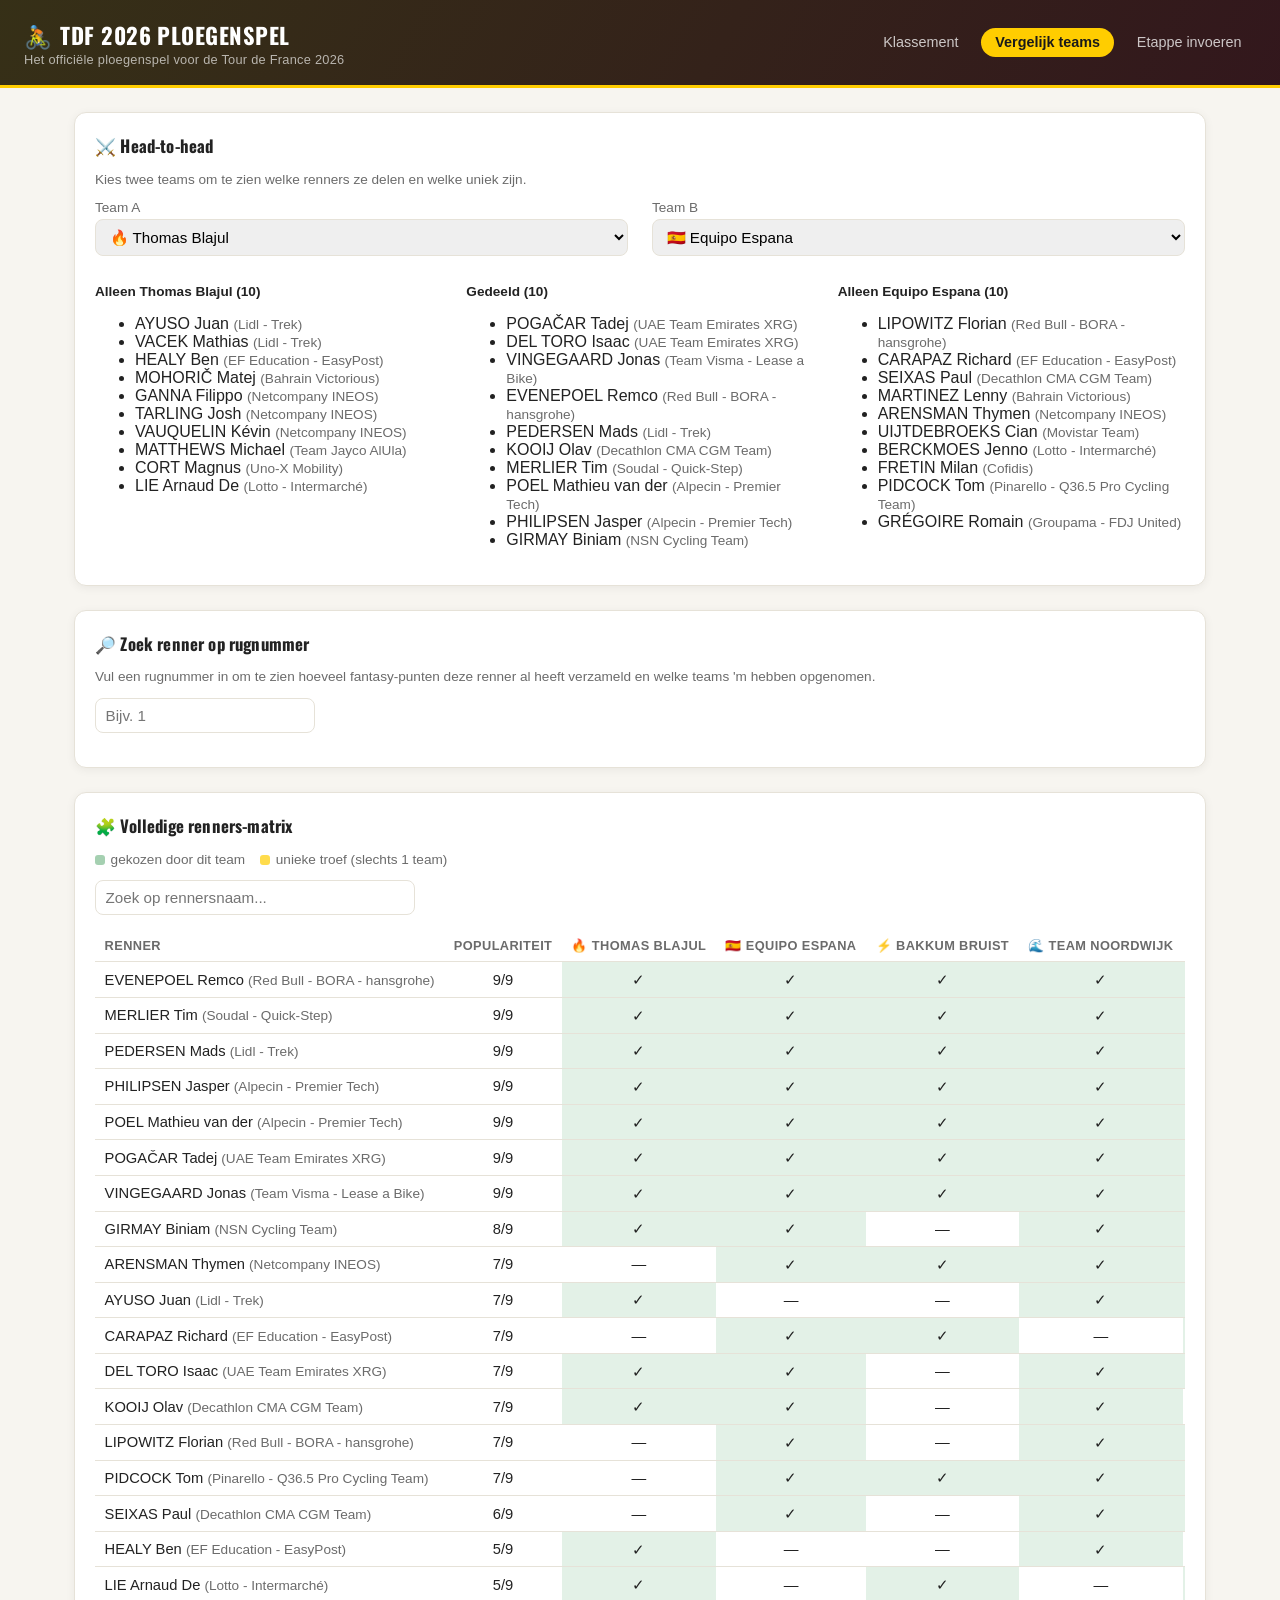
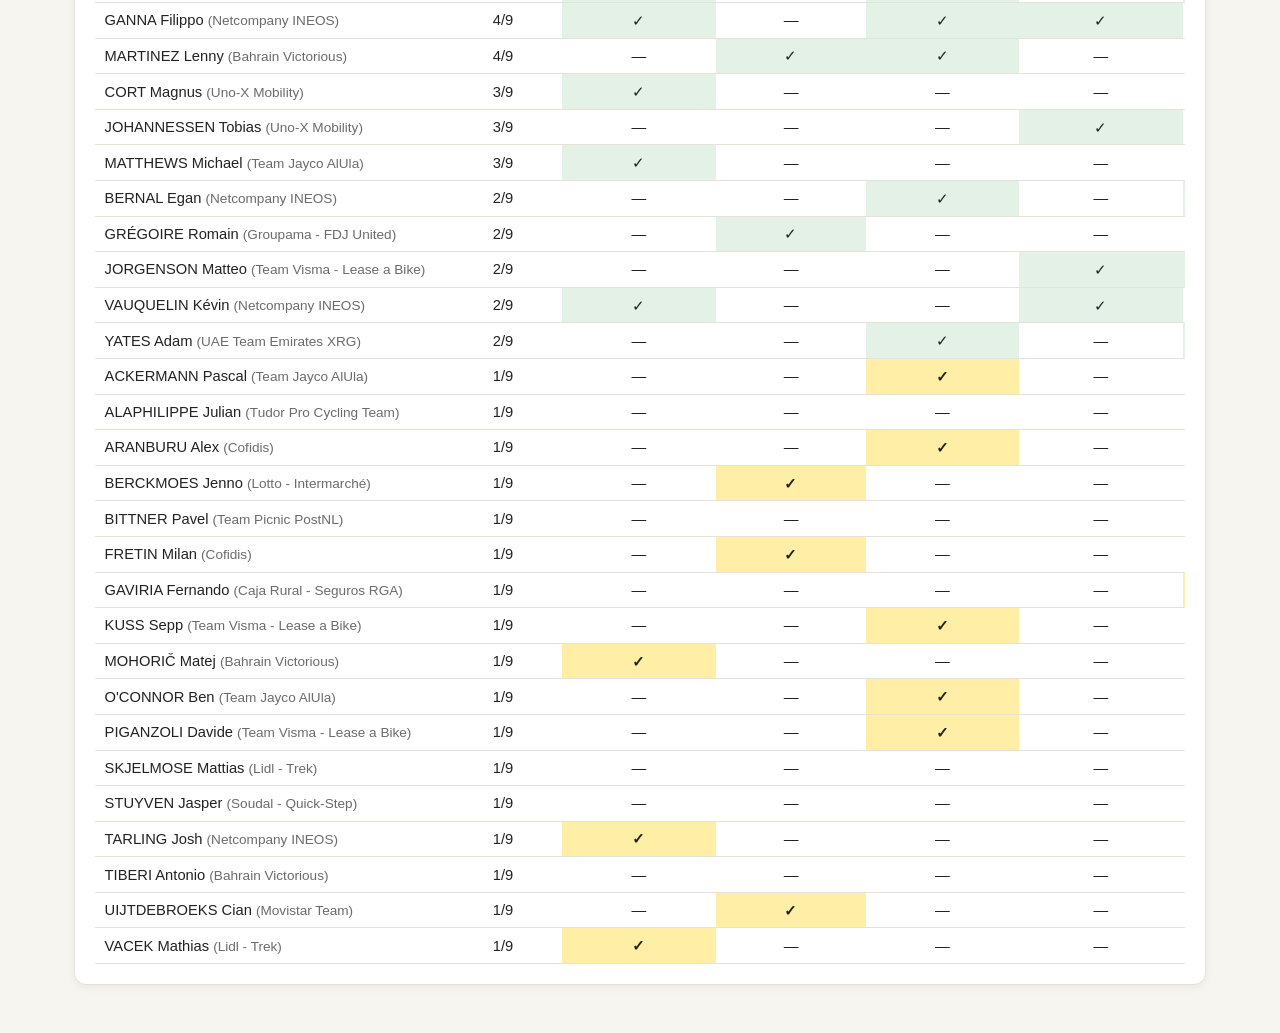
<file: compare.html>
<!doctype html>
<html lang="nl">
<head>
<meta charset="utf-8">
<meta name="viewport" content="width=device-width, initial-scale=1">
<title>Vergelijk teams — TDF 2026 Ploegenspel</title>
<link rel="stylesheet" href="css/style.css">
</head>
<body>
<header class="top-bar">
  <div class="brand">
    <h1><span class="flag">🚴</span> TDF 2026 Ploegenspel</h1>
    <p class="tagline">Het officiële ploegenspel voor de Tour de France 2026</p>
  </div>
  <nav class="tabs">
    <a href="index.html">Klassement</a>
    <a href="compare.html" class="active">Vergelijk teams</a>
    <a href="entry.html">Etappe invoeren</a>
  </nav>
</header>

<main>
  <div class="card">
    <h2>⚔️ Head-to-head</h2>
    <p class="small muted">Kies twee teams om te zien welke renners ze delen en welke uniek zijn.</p>
    <div class="grid cols-2">
      <div class="form-row">
        <label for="teamA">Team A</label>
        <select id="teamA"></select>
      </div>
      <div class="form-row">
        <label for="teamB">Team B</label>
        <select id="teamB"></select>
      </div>
    </div>
    <div class="grid cols-3" id="h2hResult"></div>
  </div>

  <div class="card">
    <h2>🔎 Zoek renner op rugnummer</h2>
    <p class="small muted">Vul een rugnummer in om te zien hoeveel fantasy-punten deze renner al heeft verzameld en welke teams 'm hebben opgenomen.</p>
    <div class="form-row" style="max-width:220px">
      <input type="number" id="bibSearch" placeholder="Bijv. 1" min="1">
    </div>
    <div id="bibResult"></div>
  </div>

  <div class="card">
    <h2>🧩 Volledige renners-matrix</h2>
    <p class="small muted">
      <span class="legend-swatch" style="background:rgba(30,138,60,0.4)"></span>gekozen door dit team &nbsp;&nbsp;
      <span class="legend-swatch" style="background:rgba(255,205,0,0.7)"></span>unieke troef (slechts 1 team)
    </p>
    <div class="form-row" style="max-width:320px">
      <input type="text" id="riderSearch" placeholder="Zoek op rennersnaam...">
    </div>
    <div class="matrix-wrap">
      <table class="matrix" id="matrixTable"></table>
    </div>
  </div>
</main>

<script src="js/scoring.js"></script>
<script src="js/compare.js"></script>
</body>
</html>
</file>
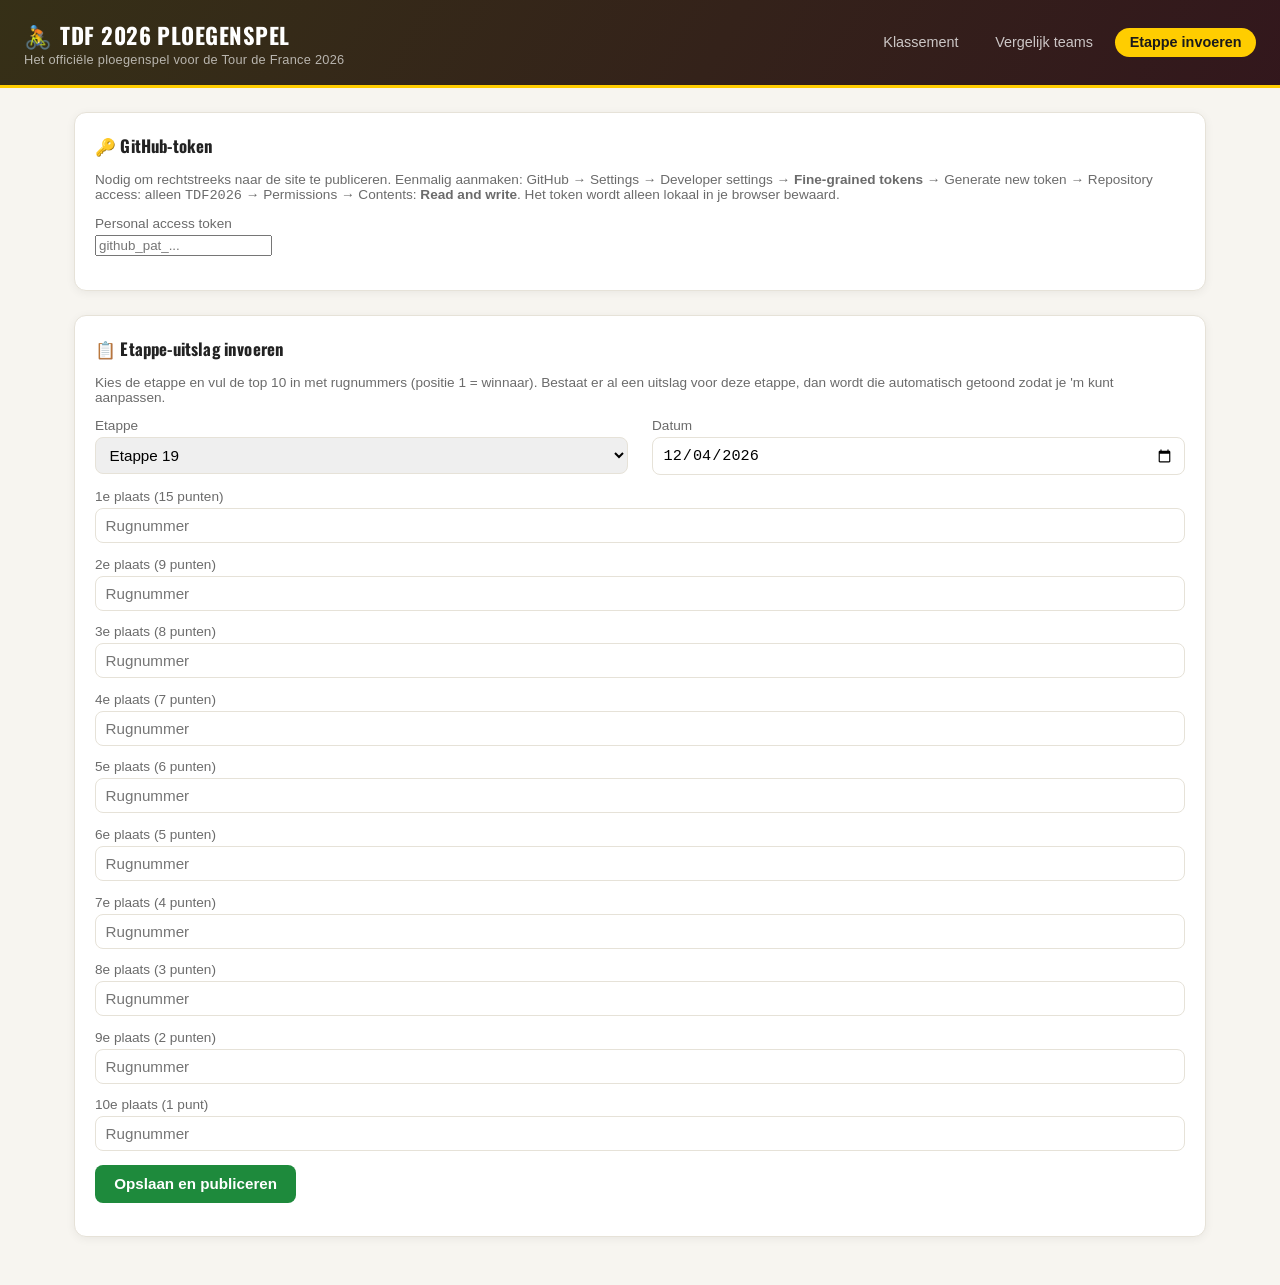
<file: entry.html>
<!doctype html>
<html lang="nl">
<head>
<meta charset="utf-8">
<meta name="viewport" content="width=device-width, initial-scale=1">
<title>Etappe invoeren — TDF 2026</title>
<link rel="stylesheet" href="css/style.css">
</head>
<body>
<header class="top-bar">
  <div class="brand">
    <h1><span class="flag">🚴</span> TDF 2026 Ploegenspel</h1>
    <p class="tagline">Het officiële ploegenspel voor de Tour de France 2026</p>
  </div>
  <nav class="tabs">
    <a href="index.html">Klassement</a>
    <a href="compare.html">Vergelijk teams</a>
    <a href="entry.html" class="active">Etappe invoeren</a>
  </nav>
</header>

<main>
  <div class="card">
    <h2>🔑 GitHub-token</h2>
    <p class="small muted">
      Nodig om rechtstreeks naar de site te publiceren. Eenmalig aanmaken:
      GitHub → Settings → Developer settings → <strong>Fine-grained tokens</strong> → Generate new token →
      Repository access: alleen <code>TDF2026</code> → Permissions → Contents: <strong>Read and write</strong>.
      Het token wordt alleen lokaal in je browser bewaard.
    </p>
    <div class="form-row">
      <label for="ghToken">Personal access token</label>
      <input type="password" id="ghToken" placeholder="github_pat_...">
    </div>
  </div>

  <div class="card">
    <h2>📋 Etappe-uitslag invoeren</h2>
    <p class="muted small">Kies de etappe en vul de top 10 in met rugnummers (positie 1 = winnaar). Bestaat er al een uitslag voor deze etappe, dan wordt die automatisch getoond zodat je 'm kunt aanpassen.</p>

    <div class="grid cols-2">
      <div class="form-row">
        <label for="stageNum">Etappe</label>
        <select id="stageNum"></select>
      </div>
      <div class="form-row">
        <label for="stageDate">Datum</label>
        <input type="date" id="stageDate">
      </div>
    </div>

    <div id="positions"></div>

    <div class="form-row">
      <button class="primary" id="saveBtn">Opslaan en publiceren</button>
    </div>

    <div id="status"></div>
    <div id="preview"></div>
  </div>

  <div class="card" id="fallbackCard" style="display:none">
    <h2>💾 Alternatief: handmatig opslaan</h2>
    <p class="small muted">Publiceren via token is niet gelukt. Download het bestand hieronder en plaats het zelf als <code>data/results.json</code> in de repo.</p>
    <button class="primary" id="downloadBtn">Download results.json</button>
    <textarea class="output" id="jsonOutput" readonly></textarea>
  </div>
</main>

<script src="js/scoring.js"></script>
<script src="js/entry.js"></script>
</body>
</html>
</file>
<file: css/style.css>
@import url('https://fonts.googleapis.com/css2?family=Oswald:wght@500;600;700&display=swap');

:root {
  --tdf-yellow: #FFCD00;
  --tdf-green: #1E8A3C;
  --tdf-red: #E4032E;
  --tdf-dark: #1a1a1a;
  --bg: #f7f5f0;
  --card-bg: #ffffff;
  --border: #e6e2d8;
  --text: #222222;
  --text-muted: #6b6b6b;
  --radius: 12px;
  --shadow: 0 2px 10px rgba(0,0,0,0.06);
}

* { box-sizing: border-box; }

body {
  margin: 0;
  font-family: -apple-system, BlinkMacSystemFont, "Segoe UI", Roboto, Helvetica, Arial, sans-serif;
  background: var(--bg);
  color: var(--text);
}

header.top-bar {
  background:
    linear-gradient(120deg, rgba(255,205,0,0.12), rgba(228,3,46,0.12)),
    var(--tdf-dark);
  color: white;
  padding: 1.1rem 1.5rem;
  display: flex;
  align-items: center;
  justify-content: space-between;
  flex-wrap: wrap;
  gap: 0.75rem;
  border-bottom: 3px solid var(--tdf-yellow);
}

header.top-bar .brand {
  display: flex;
  flex-direction: column;
  gap: 0.1rem;
}

header.top-bar h1 {
  margin: 0;
  font-family: 'Oswald', -apple-system, BlinkMacSystemFont, sans-serif;
  font-weight: 700;
  letter-spacing: 0.02em;
  text-transform: uppercase;
  font-size: 1.4rem;
  display: flex;
  align-items: center;
  gap: 0.5rem;
}

header.top-bar h1 .flag { color: var(--tdf-yellow); }

header.top-bar .tagline {
  margin: 0;
  font-size: 0.8rem;
  color: rgba(255,255,255,0.65);
  letter-spacing: 0.02em;
}

h2 {
  font-family: 'Oswald', -apple-system, BlinkMacSystemFont, sans-serif;
  letter-spacing: 0.01em;
}

nav.tabs {
  display: flex;
  gap: 0.5rem;
}

nav.tabs a {
  color: white;
  text-decoration: none;
  padding: 0.4rem 0.9rem;
  border-radius: 999px;
  font-size: 0.9rem;
  opacity: 0.75;
  transition: background 0.15s, opacity 0.15s;
}

nav.tabs a:hover { opacity: 1; background: rgba(255,255,255,0.08); }
nav.tabs a.active { opacity: 1; background: var(--tdf-yellow); color: var(--tdf-dark); font-weight: 600; }

main {
  max-width: 1180px;
  margin: 0 auto;
  padding: 1.5rem;
}

.card {
  background: var(--card-bg);
  border: 1px solid var(--border);
  border-radius: var(--radius);
  box-shadow: var(--shadow);
  padding: 1.25rem;
  margin-bottom: 1.5rem;
}

.card h2 {
  margin-top: 0;
  font-size: 1.05rem;
  display: flex;
  align-items: center;
  gap: 0.4rem;
}

.grid {
  display: grid;
  gap: 1.5rem;
}

.grid.cols-2 { grid-template-columns: 1fr 1fr; }
.grid.cols-3 { grid-template-columns: repeat(3, 1fr); }
.grid.badges { grid-template-columns: repeat(auto-fit, minmax(220px, 1fr)); }

@media (max-width: 800px) {
  .grid.cols-2, .grid.cols-3 { grid-template-columns: 1fr; }
}

table {
  width: 100%;
  border-collapse: collapse;
  font-size: 0.92rem;
}

th, td {
  text-align: left;
  padding: 0.55rem 0.6rem;
  border-bottom: 1px solid var(--border);
}

th { color: var(--text-muted); font-weight: 600; font-size: 0.8rem; text-transform: uppercase; letter-spacing: 0.03em; }

tr.leader td { background: rgba(255,205,0,0.15); font-weight: 600; }
tr.lantern td { background: rgba(228,3,46,0.05); }

.rank-up { color: var(--tdf-green); font-weight: 700; }
.rank-down { color: var(--tdf-red); font-weight: 700; }
.rank-same { color: var(--text-muted); }

.badge-card {
  border-radius: var(--radius);
  padding: 1rem;
  background: linear-gradient(135deg, #fff, #fafaf5);
  border: 1px solid var(--border);
  display: flex;
  gap: 0.75rem;
  align-items: flex-start;
}

.badge-emoji { font-size: 1.8rem; line-height: 1; }
.badge-title { font-weight: 700; font-size: 0.85rem; text-transform: uppercase; letter-spacing: 0.03em; color: var(--text-muted); }
.badge-value { font-size: 1.05rem; font-weight: 600; margin-top: 0.15rem; }
.badge-sub { font-size: 0.85rem; color: var(--text-muted); margin-top: 0.1rem; }

.pill {
  display: inline-block;
  padding: 0.1rem 0.55rem;
  border-radius: 999px;
  font-size: 0.75rem;
  font-weight: 600;
  background: var(--tdf-yellow);
  color: var(--tdf-dark);
}

.pill.green { background: var(--tdf-green); color: white; }
.pill.muted { background: #eee; color: var(--text-muted); }

select, input[type="date"], input[type="number"], input[type="text"] {
  padding: 0.5rem 0.6rem;
  border-radius: 8px;
  border: 1px solid var(--border);
  font-size: 0.95rem;
  width: 100%;
}

label { font-size: 0.85rem; color: var(--text-muted); display: block; margin-bottom: 0.25rem; }

.form-row { margin-bottom: 0.85rem; }

button.primary {
  background: var(--tdf-green);
  color: white;
  border: none;
  padding: 0.65rem 1.2rem;
  border-radius: 8px;
  font-size: 0.95rem;
  font-weight: 600;
  cursor: pointer;
}

button.primary:hover { background: #176e30; }

textarea.output {
  width: 100%;
  min-height: 140px;
  font-family: ui-monospace, SFMono-Regular, Menlo, monospace;
  font-size: 0.85rem;
  padding: 0.75rem;
  border-radius: 8px;
  border: 1px solid var(--border);
}

.matrix-wrap { overflow-x: auto; }

.matrix td, .matrix th { text-align: center; white-space: nowrap; }
.matrix td.rider-name, .matrix th.rider-name { text-align: left; white-space: nowrap; }
.matrix td.owned { background: rgba(30,138,60,0.12); }
.matrix td.unique { background: rgba(255,205,0,0.35); font-weight: 700; }

.muted { color: var(--text-muted); }
.small { font-size: 0.85rem; }

.legend-swatch { display: inline-block; width: 10px; height: 10px; border-radius: 3px; margin-right: 0.35rem; vertical-align: middle; }

.progress-wrap {
  display: flex;
  align-items: center;
  gap: 1rem;
  flex-wrap: wrap;
}

.progress-track {
  flex: 1;
  min-width: 180px;
  height: 10px;
  border-radius: 999px;
  background: #eee;
  overflow: hidden;
}

.progress-fill {
  height: 100%;
  background: linear-gradient(90deg, var(--tdf-yellow), var(--tdf-red));
  border-radius: 999px;
  transition: width 0.4s ease;
}

.progress-label {
  font-weight: 600;
  white-space: nowrap;
  font-size: 0.9rem;
}

th.sortable { cursor: pointer; user-select: none; }
th.sortable:hover { color: var(--text); }
th.sortable .sort-arrow { margin-left: 0.25rem; opacity: 0.5; }
th.sortable.active .sort-arrow { opacity: 1; }

.team-color-dot { display: inline-block; width: 9px; height: 9px; border-radius: 50%; margin-right: 0.4rem; vertical-align: middle; }
</file>
